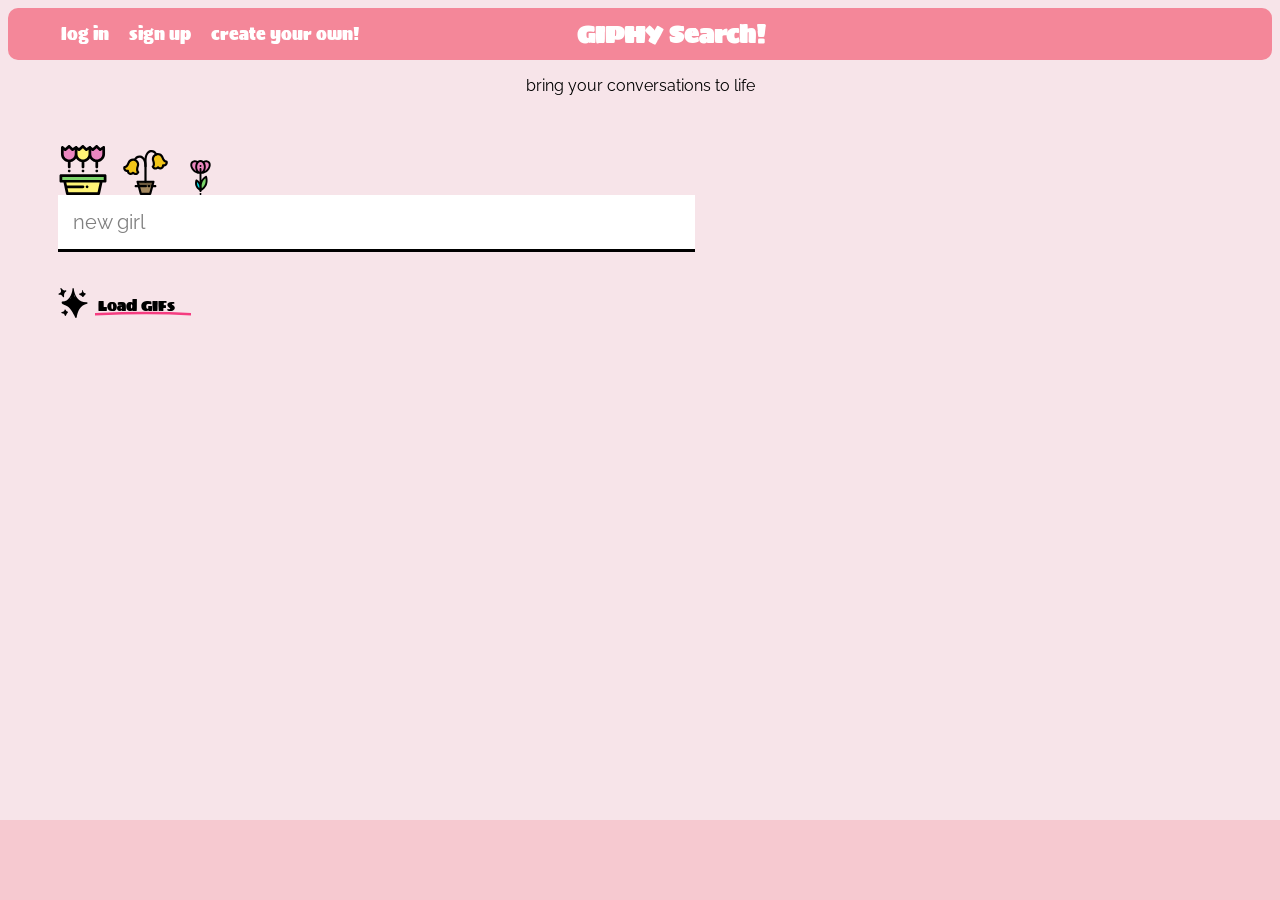
<file: index.html>
<!DOCTYPE html>
<html lang="en">
<head>
  <meta charset="UTF-8">
  <meta name="viewport" content="width=device-width, initial-scale=1.0">
  <title>Document</title>
  <link rel="preconnect" href="https://fonts.googleapis.com">
<link rel="preconnect" href="https://fonts.gstatic.com" crossorigin>
<link href="https://fonts.googleapis.com/css2?family=Sigmar&display=swap" rel="stylesheet">
<link rel="stylesheet" href="./style.css">

<link rel="preconnect" href="https://fonts.googleapis.com">
<link rel="preconnect" href="https://fonts.gstatic.com" crossorigin>
<link href="https://fonts.googleapis.com/css2?family=Raleway:ital,wght@0,100..900;1,100..900&family=Sigmar&display=swap" rel="stylesheet">

</head>
<body>
  <div class="header-container">

    <nav class="navbar">
      <ul class="nav-links">
        <li><a href="#">log in</a></li>
        <li><a href="#">sign up</a></li>
        <li><a href="#">create your own!</a></li>
      </ul>
   
    <div class="hamburger-menu">
      <span class="bar"></span>
      <span class="bar"></span>
      <span class="bar"></span>
    </div>

    <div class="title-container">
    <h1>GIPHY Search!</h1>
    </div>
    </nav>

  </div>  
  <p class="blurb-text">bring your conversations to life</p>



  <div class="js-container form-container">
    <div class="flowers-img-container">
      <img src="./images/flowers-svgrepo-com.svg" class="three-flowers-img">
      <img src="./images/flowers-flower-svgrepo-com.svg" class="flowers-img">

      <img src="./images/tulip-svgrepo-com.svg" class="single-flower-img">
    </div>
   
  <input class="form-control" type="text" id="txt-gif" placeholder=changeInputText()>
  <br>
  <div class="stars-img-container">
    <img src="./images/doodle-stars-svgrepo-com.svg" class="stars">
    <button class="getData" onclick="getSyncData()">
      Load GIFs
    </button>
  </div>

 

  <div class="gif-container" id="js-gifContainer">
  </div>

  </div>

  <div class="footer">
    <button class="return-to-top" id="return" onclick="ScrolltoTop()">Return to search</button>
  </div>
  <script src="./javascript.js"></script>
</body>
</html>
</file>
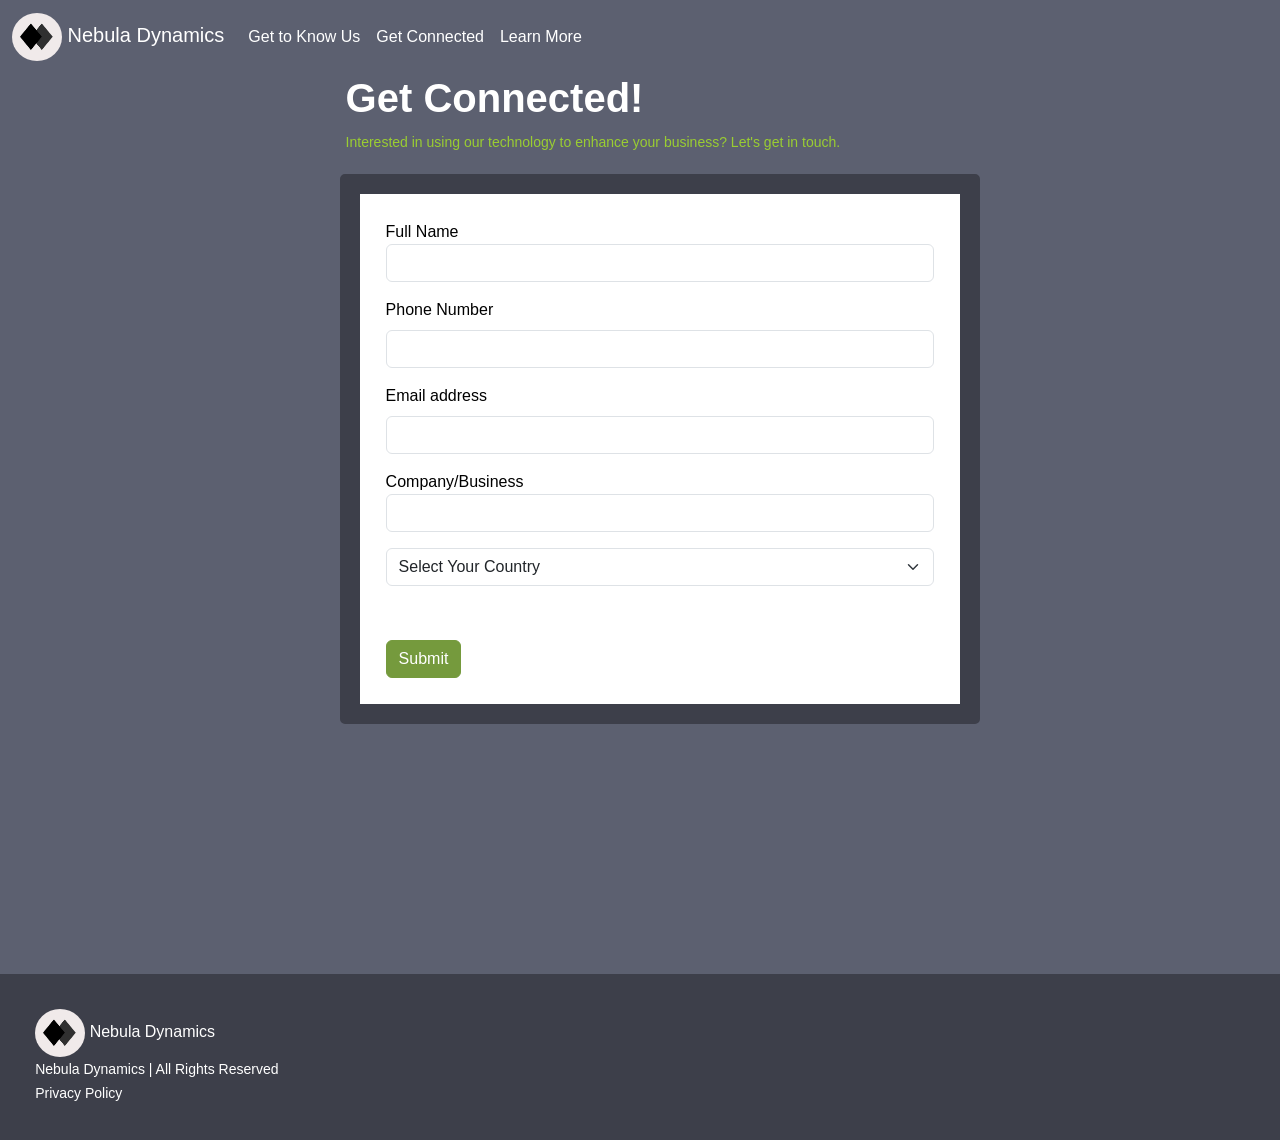
<file: get-connected.html>
<!DOCTYPE html>
<html lang="en">
<head>
  <meta charset="UTF-8">
  <meta name="viewport" content="width=device-width, initial-scale=1.0">
  <title>Get Connected</title>
  <link href="https://cdn.jsdelivr.net/npm/bootstrap@5.3.3/dist/css/bootstrap.min.css" rel="stylesheet" integrity="sha384-QWTKZyjpPEjISv5WaRU9OFeRpok6YctnYmDr5pNlyT2bRjXh0JMhjY6hW+ALEwIH" crossorigin="anonymous">
  <link rel="stylesheet" href="CSS/styles.css">
</head>
<body>
  <header class="header d-flex flex-column min-vh-50">

    <nav class="navbar navbar-expand-lg bg-body-tertiary navbar-nebula sticky-top">
      <div class="container-fluid navbar-nebula-text">
        <a class="navbar-brand" href="index.html">
          <img src="Images/main-logo.jpeg" alt="Logo" width="50" height="48" class="d-inline-block align-text-middle" id="logo">
          Nebula Dynamics
        </a>
  
        <button class="navbar-toggler" type="button" data-bs-toggle="collapse" data-bs-target="#navbarNav" aria-controls="navbarNav" aria-expanded="false" aria-label="Toggle navigation">
          <span class="navbar-toggler-icon"></span>
        </button>
  
        <div class="collapse navbar-collapse" id="navbarNav">
          <ul class="navbar-nav">
            <li class="nav-item">
              <a class="nav-link" href="get-to-know-us.html">Get to Know Us</a>
            </li>
            <li class="nav-item">
              <a class="nav-link" href="get-connected.html">Get Connected</a>
            </li>
            <li class="nav-item">
              <a class="nav-link" href="#">Learn More</a>
            </li>
          </ul>
        </div>
      </div>
    </nav>
  
  </header>

  <div class="get-connected-container min-vh-100">
  <h1 id="get-connected">Get Connected!</h1>
  <p  id="get-connected-text"><small>Interested in using our technology to enhance your business? Let's get in touch.</small></p>
  <form action="https://formspree.io/f/xanqnjon" method="POST"class="nebula-form">
    <div class="nebula-form-container">
    <div class="mb-3">
        <label for="exampleInputUsername1" placeholder="Username" aria-label="Username" aria-describedby="basic-addon1">Full Name</label>
        <input type="text" class="form-control" id="exampleInputPassword1">
    </div>
    <div class="mb-3">
      <label for="exampleInputPassword1" class="form-label">Phone Number</label>
      <input type="text" class="form-control" id="exampleInputPassword1">
    </div>
    <div class="mb-3 nebula-form-email">
      <label for="exampleInputEmail1" class="form-label">Email address</label>
      <input type="email" class="form-control" id="exampleInputEmail1" aria-describedby="emailHelp">
    </div>
    <div class="mb-3">
      <label for="exampleInputUsername1" placeholder="Username" aria-label="Username" aria-describedby="basic-addon1">Company/Business</label>
      <input type="text" class="form-control" aria-label="With textarea"></textarea>
    </div>
    <select class="form-select" aria-label="Default select example">
      <option selected>Select Your Country</option>
      <option value="1">United States</option>
      <option value="2">Canada</option>
      <option value="3">Mexico</option>
    </select>
 



    <button type="submit" class="btn btn-primary text-bg-success border border-success nebula-submit-button">Submit</button>
    </div>
  </form>
</div>

  <footer class="nebula-footer mt-auto vh-80 d-flex flex-column">
    <div class="footer-container overflow-auto">
      <a class="navbar-brand" href="index.html">
        <img src="Images/main-logo.jpeg" alt="Logo" width="50" height="48" class="d-inline-block align-text-middle" id="logo">
        Nebula Dynamics
      </a>
      <br>
      <small class="small">Nebula Dynamics | All Rights Reserved <br> Privacy Policy </small>
    </div>
  </footer>
  <script src="https://cdn.jsdelivr.net/npm/bootstrap@5.3.3/dist/js/bootstrap.bundle.min.js" integrity="sha384-YvpcrYf0tY3lHB60NNkmXc5s9fDVZLESaAA55NDzOxhy9GkcIdslK1eN7N6jIeHz" crossorigin="anonymous"></script>
</body>
</html>
</file>
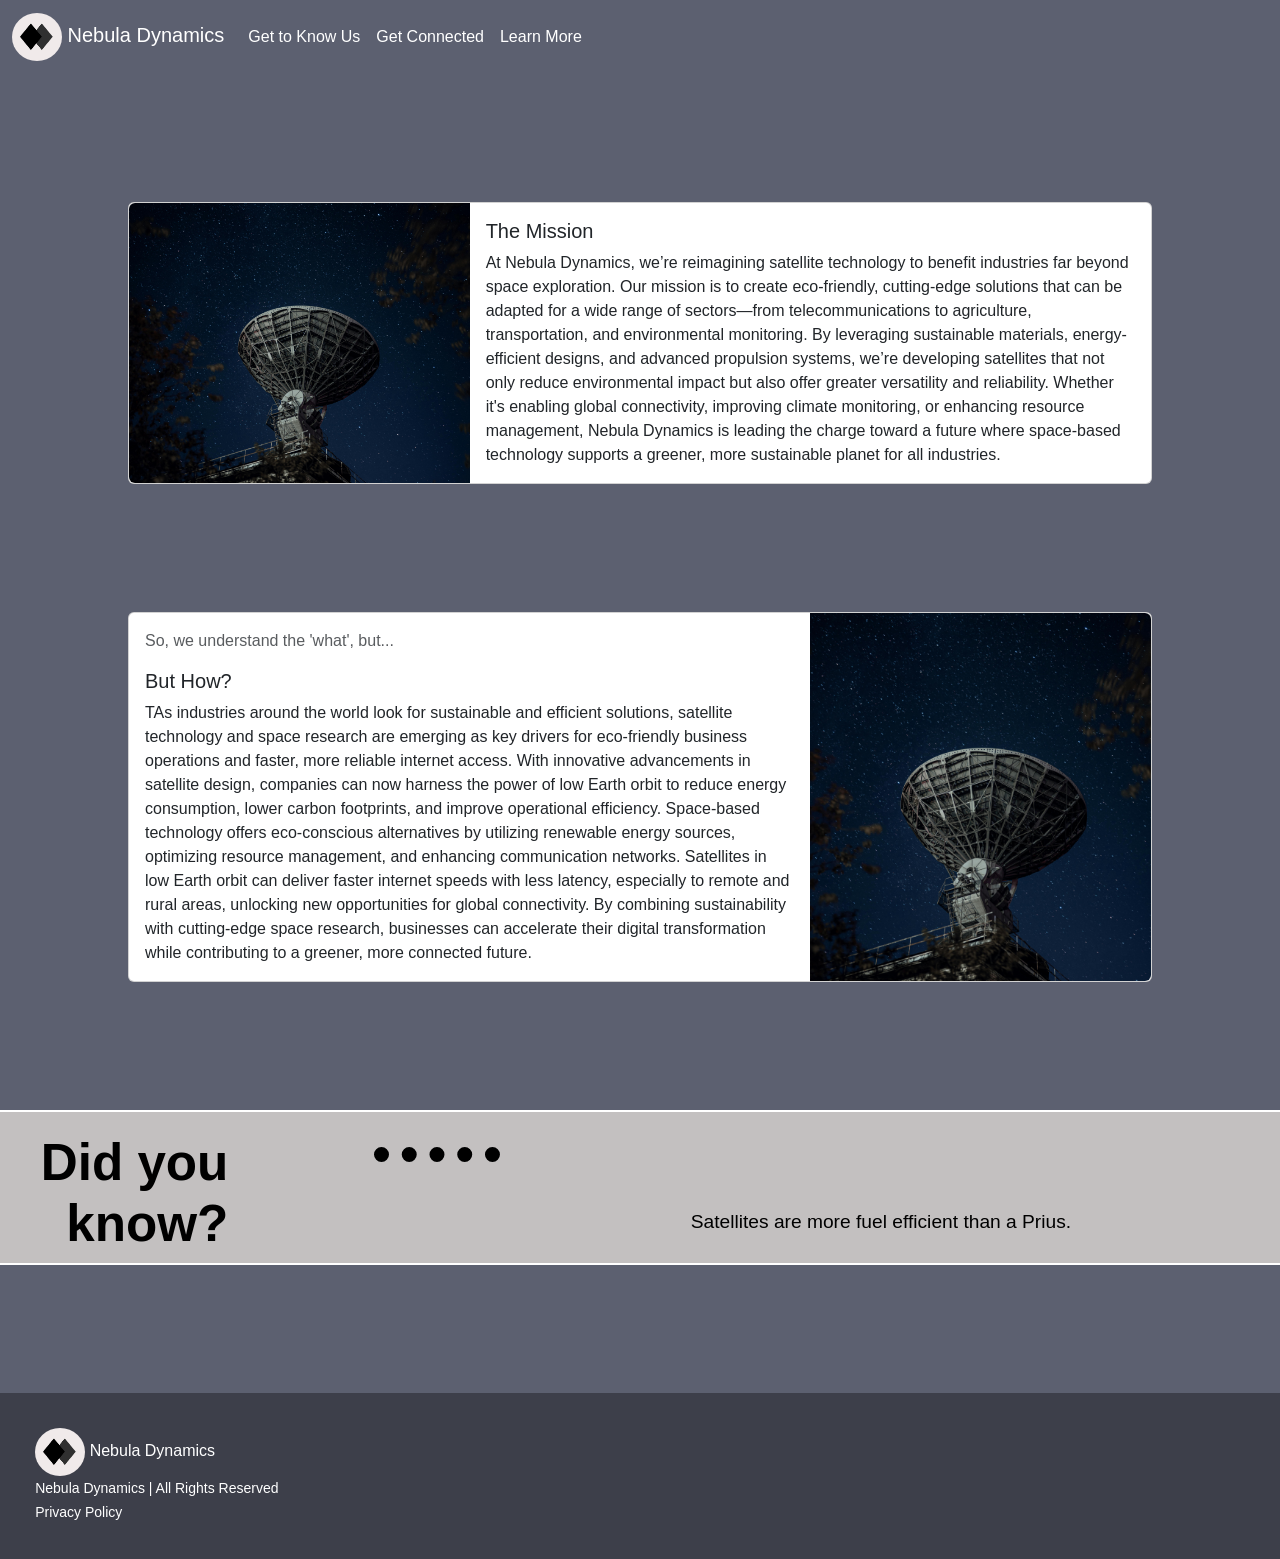
<file: get-to-know-us.html>
<!DOCTYPE html>
<html lang="en">
<head>
  <meta charset="UTF-8">
  <meta name="viewport" content="width=device-width, initial-scale=1.0">
  <title>Get to Know Us</title>
  <link href="https://cdn.jsdelivr.net/npm/bootstrap@5.3.3/dist/css/bootstrap.min.css" rel="stylesheet" integrity="sha384-QWTKZyjpPEjISv5WaRU9OFeRpok6YctnYmDr5pNlyT2bRjXh0JMhjY6hW+ALEwIH" crossorigin="anonymous">
  <link rel="stylesheet" href="CSS/styles.css">
</head>
<body class="d-flex flex-column min-vh-100">
  <header class="header">

    <nav class="navbar navbar-expand-lg bg-body-tertiary navbar-nebula sticky-top">
      <div class="container-fluid navbar-nebula-text">
        <a class="navbar-brand" href="index.html">
          <img src="Images/main-logo.jpeg" alt="Logo" width="50" height="48" class="d-inline-block align-text-middle" id="logo">
          Nebula Dynamics
        </a>
  
        <button class="navbar-toggler" type="button" data-bs-toggle="collapse" data-bs-target="#navbarNav" aria-controls="navbarNav" aria-expanded="false" aria-label="Toggle navigation">
          <span class="navbar-toggler-icon"></span>
        </button>
  
        <div class="collapse navbar-collapse" id="navbarNav">
          <ul class="navbar-nav">
            <li class="nav-item">
              <a class="nav-link" href="get-to-know-us.html">Get to Know Us</a>
            </li>
            <li class="nav-item">
              <a class="nav-link" href="get-connected.html">Get Connected</a>
            </li>
            <li class="nav-item">
              <a class="nav-link" href="#">Learn More</a>
            </li>
          </ul>
        </div>
      </div>
    </nav>
  
  </header>

<div class="nebula-get-to-know-container justify-content-sm-evenly">
  <div class="card nebula-images" style="max-width: 1050px;">
    <div class="row g-0">
      <div class="col-md-4">
        <img src="Images/satellite_night.jpg" class="img-fluid rounded-start object-fit-cover nebula-first-image" alt="Our satellite at night">
      </div>
      <div class="col-md-8">
        <div class="card-body">
          <h5 class="card-title">The Mission</h5>
          <p class="card-text">At Nebula Dynamics, we’re reimagining satellite technology to benefit industries far beyond space exploration. Our mission is to create eco-friendly, cutting-edge solutions that can be adapted for a wide range of sectors—from telecommunications to agriculture, transportation, and environmental monitoring. By leveraging sustainable materials, energy-efficient designs, and advanced propulsion systems, we’re developing satellites that not only reduce environmental impact but also offer greater versatility and reliability. Whether it's enabling global connectivity, improving climate monitoring, or enhancing resource management, Nebula Dynamics is leading the charge toward a future where space-based technology supports a greener, more sustainable planet for all industries.</p>
        </div>
      </div>
    </div>
  </div>

  <div class="card g-col-2 g-col-md-2 nebula-images" style="max-width: 1050px;">
    <div class="row g-0">
      <div class="col-md-8">
        <div class="card-body">
          <p class="text-body-secondary">So, we understand the 'what', but...</p>
          <h5 class="card-title">But How?</h5>
          <p class="card-text">TAs industries around the world look for sustainable and efficient solutions, satellite technology and space research are emerging as key drivers for eco-friendly business operations and faster, more reliable internet access. With innovative advancements in satellite design, companies can now harness the power of low Earth orbit to reduce energy consumption, lower carbon footprints, and improve operational efficiency. Space-based technology offers eco-conscious alternatives by utilizing renewable energy sources, optimizing resource management, and enhancing communication networks. Satellites in low Earth orbit can deliver faster internet speeds with less latency, especially to remote and rural areas, unlocking new opportunities for global connectivity. By combining sustainability with cutting-edge space research, businesses can accelerate their digital transformation while contributing to a greener, more connected future.</p>
        </div>
        
      </div>
      <div class="col-md-4">
        <img src="Images/satellite_night.jpg" class="img-fluid rounded-end object-fit-cover nebula-second-image" alt="Our satellite at night">
      </div>
    </div>
  </div>
</div>




  <div class="did-you-know">
    <div class="dyk-header d-flex justify-content-start">
      <h2>Did you know?</h2>
    </div>
        
    <span class="dotted-line d-flex flex-wrap-reverse"></span>
    <div class="dyk-maintext justify-content-sm-evenly">
    <p>Satellites are more fuel efficient than a Prius.</p>
    </div>
  </div>





  <footer class="nebula-footer mt-auto col-lg-12 col-md-12 col-sm-12">
    <div class="footer-container">
      <a class="navbar-brand" href="index.html">
        <img src="Images/main-logo.jpeg" alt="Logo" width="50" height="48" class="d-inline-block align-text-middle" id="logo">
        Nebula Dynamics
      </a>
      <br>
      <small class="small">Nebula Dynamics | All Rights Reserved <br> Privacy Policy </small>
    
    </div>
  </footer>
  <script src="https://cdn.jsdelivr.net/npm/bootstrap@5.3.3/dist/js/bootstrap.bundle.min.js" integrity="sha384-YvpcrYf0tY3lHB60NNkmXc5s9fDVZLESaAA55NDzOxhy9GkcIdslK1eN7N6jIeHz" crossorigin="anonymous"></script>
</body>
</html>
</file>
<file: style.css>
.sigmar-regular {
  font-family: "Sigmar", serif;
  font-weight: 400;
  font-style: normal;
}

.raleway-usage {
  font-family: "Raleway", serif;
  font-optical-sizing: auto;
  font-weight: 200;
  font-style: normal;
}

body {
  font-family: 'Sigmar', serif;
  font-weight: 400px;
  font-style: normal;
  height: auto;

  background-color: rgb(247, 228, 233);
}

p {
  font-family: "Raleway", serif !important;
  text-align: center;
}

button {
  font-family: 'Sigmar Static', bold;
}
input:focus {

  outline: none;
  border: none;
  border-bottom: 3px solid #ff4500;

}




.navbar {
  display: flex;
  justify-content: space-between;
  align-items: center;
  padding: 10px;
  width: 100%;
}

.nav-links {
  display: flex;
  
  margin: 3px 3px;

  list-style: none;
  gap: 20px;
}

.nav-links li a {
  color: white;
  text-decoration: none;
}

.title-container {
   position: absolute;
    left: 45%;
    top: 50%;
    transform: translateX(-50%);
    transform: translateY(-50%);
}

.header-container {
  display: flex;
  position: relative;
  background-color: rgb(244, 135, 153);
  color: white;
  border-radius: 10px;
}
.header-container h1 {
  display: inline-block;
  justify-content: center !important;
  align-items: center;
}

@media (max-width: 900px) {
  .navbar {
    flex-direction: row;
    display: inline-block;
    top: 0;

    font-size: 12px;
  }}
@media (max-width: 900px) { 
  .title-container h1{
    display: inline-block;
    position: relative;
    bottom: 0;
    justify-content: center;
  }}



.form-container {
  display: flex;
  flex-direction: column;
  justify-content: center;
  align-items: flex-start;

  margin-left: 50px;
  margin-top: 50px;
  
}

.form-control {
  display: flex;
  margin-bottom: 10px;
  width: 50%;
  padding: 15px;



  border: none;
  border-bottom: 3px solid black;
  background-color: transparent transparent;


  font-family:'Raleway', serif;
  font-size: 20px;

  transition: all 0.5s ease;
}
.form-control::placeholder {
  color: gray;
  opacity: 1;
  transition: opacity 0.5s ease;
}
.getData {
  height: 50%;
  width: auto;
  position: relative;
  

  font-family: 'Sigmar', serif;
  font-weight: 400px;
  font-style: normal;
  text-align: left;
  padding: 0px;
  font-size: 15px;



  background-color: transparent !important;
  border: none;

  
}
.getData:after {
  content:"";
  width: 125%;
  height: 15px;
  background-image: url(images/underline.svg);
  position: absolute;
  background-position: center;
  background-size: cover;
  bottom: -4px;
  left: -3px;
}
.getData:hover {
  color:rgb(244, 135, 153);
}
.getData:active {
  color: #FF00FF;
}



.return-to-top {
  display: none; 

  height: auto;
  width: auto;
  position: fixed;
  bottom:20px;
  right: 20px;
  padding: 10px 20px;

  

  font-family: 'Sigmar', serif;
  font-weight: 400px;
  font-style: normal;
  text-align: left;
 
  font-size: 15px;



  background-color: transparent !important;
  border: none;
}
.return-to-top:after {
  content:"";
  width: 100%;
  height: 15px;
  background-image: url(images/underline.svg);
  position: absolute;
  background-position: center;
  background-size: cover;
  bottom: -4px;
  left: -3px;
}

.return-to-top:hover {
  color:rgb(244, 135, 153);
}
.return-to-top:active {
  color: #FF00FF;
}


@media (max-width: 768px) {
  .gif-container {
    flex-direction: column;
    align-items: center;
    width: 100%;
  }
  .gif-container img {
    width: 100% !important;
    max-width: 400px;
    transition: transform .30s ease;
  }
}

.gif-container {
  display: flex;
  flex-wrap: wrap;
  gap: 20px;
  justify-content: center;
  margin-top: 20px;
  margin-bottom: 50px;

}
.gif-container img {
  width: 20%;
  height: auto;
  object-fit: cover;

  border-radius: 20px;
  transition: transform .30s ease;
}

.gif-container img:hover {
  transform: scale(1.05);
}


.footer {
  position: fixed;
  bottom: 0;
  left: 0;
  width: 100%;

  display: flex;
  justify-content: center;
  align-items: center;

  padding: 40px;


  background-color: rgba(245, 177, 188, 0.53);


  z-index: 1000;
}



.flowers-img-container {
  display: flex;
  flex-direction: row;
  justify-content: flex-end;
  align-items: end;


  gap: 15px;
}

.three-flowers-img {

  bottom: 3;
  left: 50%;

  height: 50px;

}
.flowers-img {

  bottom: 3;
  left: 50%;

  height: 45px;
}
.single-flower-img {

  bottom: 3;
  left: 70%;

  height: 35px;

}

.stars-img-container {
  display: flex;
  flex-direction: row;
  justify-content: top right;
  align-items: end;
}

.stars {
  bottom: 0;
  left: 100%;
  margin-right: 10px;

  height: 30px;
}
</file>
<file: CSS/styles.css>
body {
  background-color: #5C6070;
  color: white;
  font-family:Verdana, Geneva, Tahoma, sans-serif;
}
#logo {
  border-radius: 50%;
  text-align: right;
}



.navbar-nebula {
  background-color: #5C6070 !important;
  color: white;
  ;
}
.navbar-nebula a {
  color: white;
}

.navbar-nebula a:hover {
  color: greenyellow;
}

.starting-statement {
  max-width: 50ch;
  margin-left: 3%;
  margin-top: 5%;
}

.starting-statement p {
  color: yellowgreen;
}

.carousel-home {
  width: 100%;
  margin: 0 auto;
  padding: 50px;
  justify-content: center;
}

.bigsatellite-img {
  width: 1000px;
  height: 585px;
  object-fit: cover;
  border-style: solid;
  border-color:#C3C0C0;
  border-width: 2px;
  border-radius: 10px;
}
.careers-img {
  width: 1000px;
  height: 585px;
  object-fit: cover;
  border-style: solid;
  border-color:#C3C0C0;
  border-width: 2px;
  border-radius: 10px;
}
.lightbulb-img {
  width: 1000px;
  height: 585px;
  object-fit: cover;
  border-style: solid;
  border-color:#C3C0C0;
  border-width: 2px;
  border-radius: 10px;
}

.carousel-inner {
  width: 100%;
  display: -ms-flexbox;
}



.did-you-know {
  background-color: #C3C0C0;
  border-bottom: solid white 2px;
  border-top: solid white 2px;
  color: black;
  padding: 10px;
  width: 100%;
  /* height: 20vh; */
  position: relative;
  display: flex;
  margin-bottom: 10%;
}
.dyk-header h2 {
  font-weight: bold;
  display: flex;
  margin-left: 7;
  float: left;
  width: 60%;
  text-align: right;
  font-size: 4vw;
  position: relative;
  top: 10px;
  clear:both;

}
.dyk-maintext {
  font-family: Verdana, Geneva, Tahoma, sans-serif;
  display: flex;
  margin-left: 1%;
  margin-top: auto;
  margin-bottom: 0;
  float: right;
  width: 70%;
  max-width: 70ch;
  text-align:left;
  font-size: 8px;
  font-size: 1.5vw;
  position: absolute;
  bottom: 10px;
  right: 2%;
}

.did-you-know .dotted-line {
  border-top: 15px dotted;
  width: 10%;
  height: 5%;
  border-color: black;
  margin-top: 2%;
}


.join-our-newsletter-container {
  width: 100%;
  display: flex;
  justify-content: center;
  align-items: center;
  margin-top: 2%;
  margin-bottom: 5%;
  background-color: transparent;
}

.join-our-newsletter {
  width: 70%;
  background-color: #5C6070 !important;
  padding-top: 3%;
  padding-bottom: 3%;
  padding-left: 8%;
  padding-right: 8%;
  border-style:solid;
  border-radius: 10px;
}
.join-our-newsletter h1 {
  color: white;
  text-align: center;

}
.join-our-newsletter p {
  color: black;
  text-align: center;
}
.join-our-newsletter .nebula-submit-button-newsletter {
  display: flex !important;
  justify-content: center;
  margin-top: 2%;
  background-color: rgb(117, 154, 61) !important;
  border-color:rgb(117, 154, 61) !important;
}

.footer-container {
  margin: 2%;

}
.nebula-footer {
  width: 100%;
  background-color: #3d3f4a;
  color: white !important;
  height: 10%;
  padding: 10px;
  margin-top: 50%;
}





.nebula-form {
  display: flex;
  margin: 20px;
  width: 100%;
  height: auto;
  justify-content: center;
}
.nebula-form .nebula-form-container {
  color: black;
  width: 50%;
  height: auto;
  background-color: white;
  border-style: solid;
  border-color:#3d3f4a;
  border-width: 20px;
  border-radius: 5px;
  padding: 2%;
}
.nebula-submit-button {
  display: flex !important;
  justify-content: right;
  margin-top: 10%;
  background-color: rgb(117, 154, 61) !important;
  border-color:rgb(117, 154, 61) !important;
}
#get-connected {
  font-weight: bold;
  margin-left: 27%;
}
#get-connected-text {
  margin-left: 27%;
  color: yellowgreen;
}



.nebula-get-to-know-container {
  justify-content: center;
}
.nebula-images {
  display: flex;
  object-fit: cover !important;
  margin: 10%;
}

.nebula-first-image {
  height: 100%;
}
.nebula-second-image {
  height: 100%;
}
.nebula-third-image {
  height: 100%;
}
</file>
